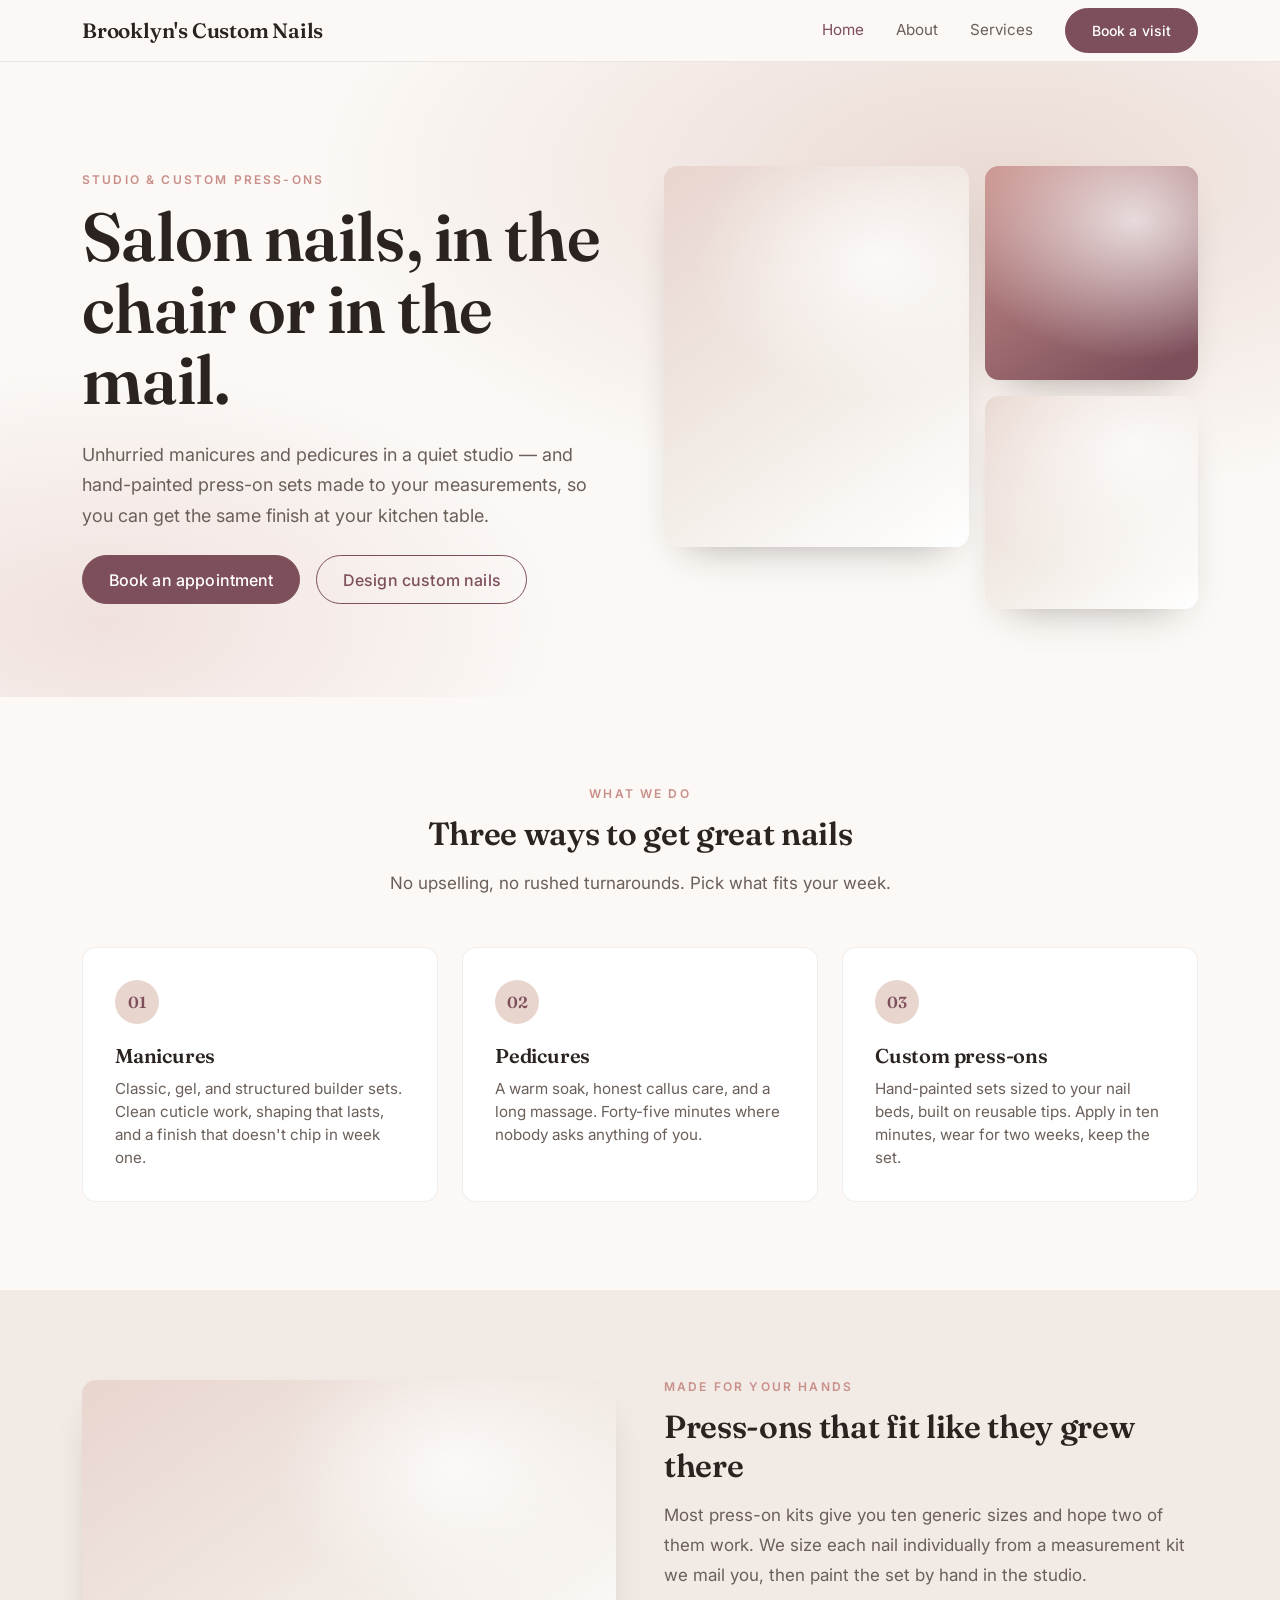
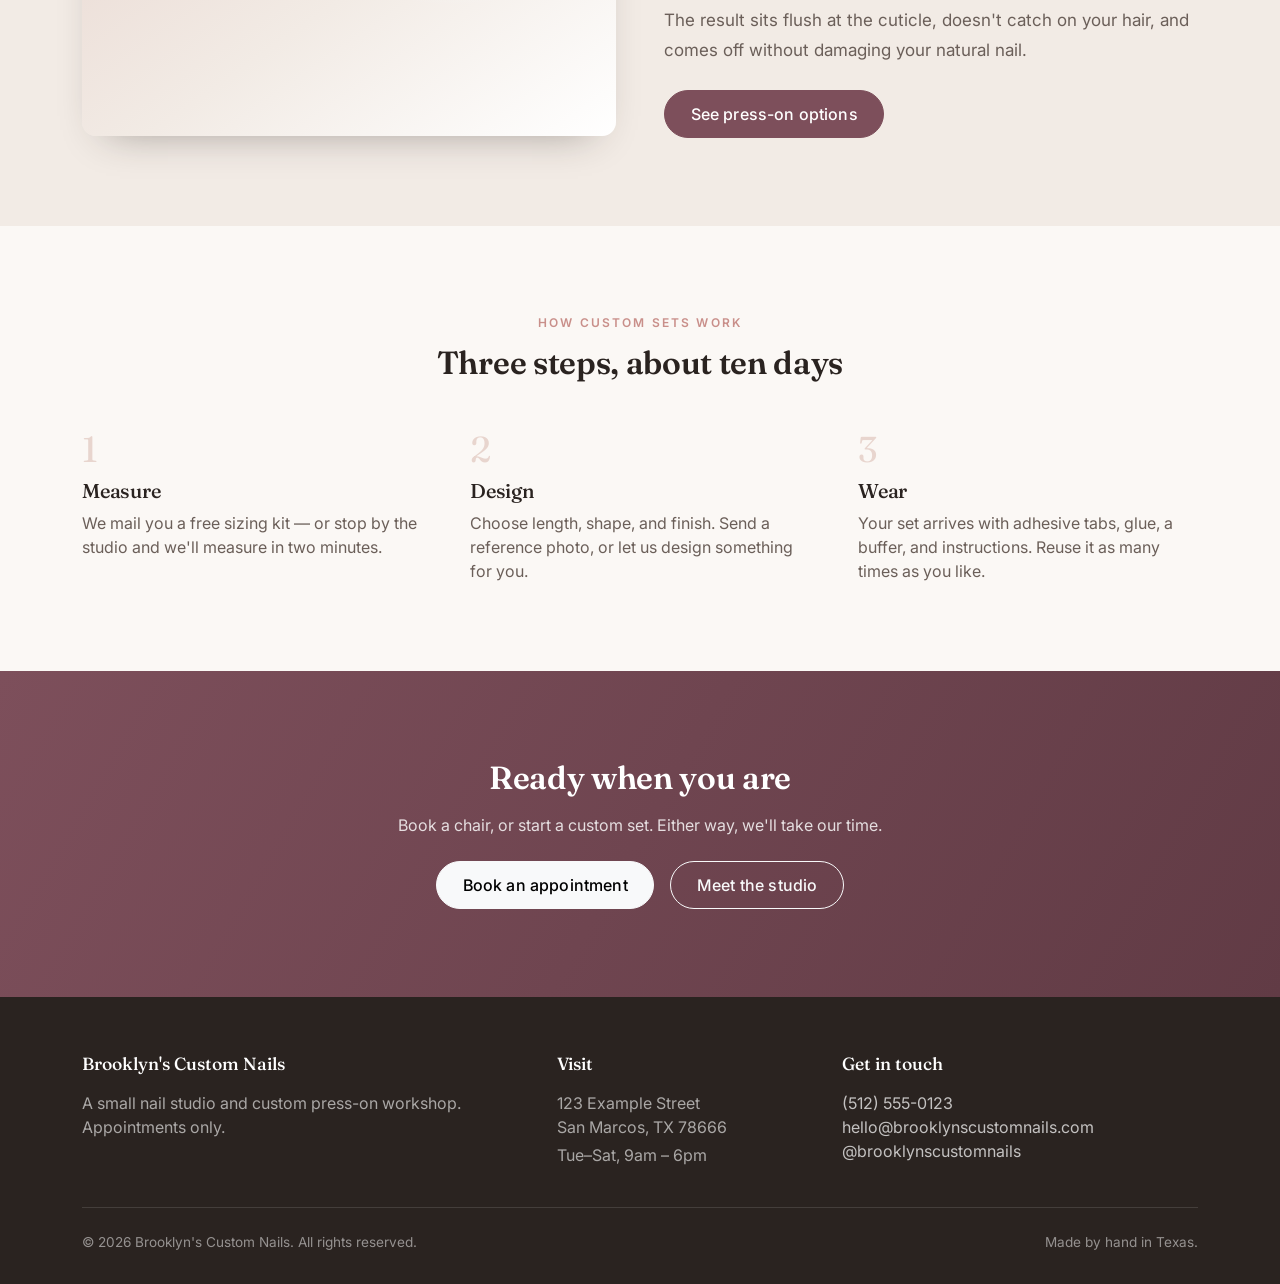
<file: index.html>
<!doctype html>
<html lang="en">
<head>
  <meta charset="utf-8">
  <meta name="viewport" content="width=device-width, initial-scale=1">
  <title>Brooklyn's Custom Nails — Nail Studio &amp; Custom Press-On Nails</title>
  <meta name="description" content="A calm nail studio for manicures and pedicures, plus hand-made custom press-on nails designed for you and shipped to your door.">

  <link rel="preconnect" href="https://fonts.googleapis.com">
  <link rel="preconnect" href="https://fonts.gstatic.com" crossorigin>
  <link href="https://fonts.googleapis.com/css2?family=Fraunces:opsz,wght@9..144,500;9..144,600&family=Inter:wght@400;500;600&display=swap" rel="stylesheet">

  <link href="https://cdn.jsdelivr.net/npm/bootstrap@5.3.8/dist/css/bootstrap.min.css" rel="stylesheet" integrity="sha384-sRIl4kxILFvY47J16cr9ZwB07vP4J8+LH7qKQnuqkuIAvNWLzeN8tE5YBujZqJLB" crossorigin="anonymous">
  <link href="css/styles.css" rel="stylesheet">
</head>
<body>

  <!-- ============ NAV ============ -->
  <nav class="navbar navbar-expand-lg sticky-top">
    <div class="container">
      <a class="navbar-brand" href="index.html">Brooklyn's Custom Nails</a>
      <button class="navbar-toggler border-0" type="button" data-bs-toggle="collapse" data-bs-target="#nav" aria-controls="nav" aria-expanded="false" aria-label="Toggle navigation">
        <span class="navbar-toggler-icon"></span>
      </button>
      <div class="collapse navbar-collapse" id="nav">
        <ul class="navbar-nav ms-auto align-items-lg-center">
          <li class="nav-item"><a class="nav-link active" aria-current="page" href="index.html">Home</a></li>
          <li class="nav-item"><a class="nav-link" href="about.html">About</a></li>
          <li class="nav-item"><a class="nav-link" href="services.html">Services</a></li>
          <li class="nav-item ms-lg-3 mt-3 mt-lg-0">
            <a class="btn btn-plum btn-sm" href="services.html#book">Book a visit</a>
          </li>
        </ul>
      </div>
    </div>
  </nav>

  <!-- ============ HERO ============ -->
  <header class="hero">
    <div class="container">
      <div class="row align-items-center g-5">
        <div class="col-lg-6">
          <p class="eyebrow">Studio &amp; custom press-ons</p>
          <h1 class="mb-4">Salon nails, in the chair or in the mail.</h1>
          <p class="hero-sub measure mb-4">
            Unhurried manicures and pedicures in a quiet studio — and
            hand-painted press-on sets made to your measurements, so you can
            get the same finish at your kitchen table.
          </p>
          <div class="d-flex flex-wrap gap-3">
            <a class="btn btn-plum" href="services.html#book">Book an appointment</a>
            <a class="btn btn-outline-plum" href="services.html#press-ons">Design custom nails</a>
          </div>
        </div>
        <div class="col-lg-6">
          <div class="row g-3">
            <div class="col-7">
              <!-- Swap .photo for <img class="img-fluid rounded-3" src="..." alt="..."> -->
              <div class="photo photo-tall"></div>
            </div>
            <div class="col-5">
              <div class="photo photo-square photo-deep mb-3"></div>
              <div class="photo photo-square"></div>
            </div>
          </div>
        </div>
      </div>
    </div>
  </header>

  <!-- ============ THREE THINGS ============ -->
  <section class="section">
    <div class="container">
      <div class="row justify-content-center text-center mb-5">
        <div class="col-lg-7">
          <p class="eyebrow">What we do</p>
          <h2 class="mb-3">Three ways to get great nails</h2>
          <p class="lead-muted mb-0">No upselling, no rushed turnarounds. Pick what fits your week.</p>
        </div>
      </div>

      <div class="row g-4">
        <div class="col-md-4">
          <div class="card-clean">
            <span class="icon-dot" aria-hidden="true">01</span>
            <h3>Manicures</h3>
            <p>Classic, gel, and structured builder sets. Clean cuticle work, shaping that lasts, and a finish that doesn't chip in week one.</p>
          </div>
        </div>
        <div class="col-md-4">
          <div class="card-clean">
            <span class="icon-dot" aria-hidden="true">02</span>
            <h3>Pedicures</h3>
            <p>A warm soak, honest callus care, and a long massage. Forty-five minutes where nobody asks anything of you.</p>
          </div>
        </div>
        <div class="col-md-4">
          <div class="card-clean">
            <span class="icon-dot" aria-hidden="true">03</span>
            <h3>Custom press-ons</h3>
            <p>Hand-painted sets sized to your nail beds, built on reusable tips. Apply in ten minutes, wear for two weeks, keep the set.</p>
          </div>
        </div>
      </div>
    </div>
  </section>

  <!-- ============ CUSTOM NAILS FEATURE ============ -->
  <section class="section section-sand">
    <div class="container">
      <div class="row align-items-center g-5">
        <div class="col-lg-6">
          <div class="photo photo-wide"></div>
        </div>
        <div class="col-lg-6">
          <p class="eyebrow">Made for your hands</p>
          <h2 class="mb-3">Press-ons that fit like they grew there</h2>
          <p class="lead-muted">
            Most press-on kits give you ten generic sizes and hope two of them
            work. We size each nail individually from a measurement kit we mail
            you, then paint the set by hand in the studio.
          </p>
          <p class="lead-muted">
            The result sits flush at the cuticle, doesn't catch on your hair,
            and comes off without damaging your natural nail.
          </p>
          <a class="btn btn-plum mt-2" href="services.html#press-ons">See press-on options</a>
        </div>
      </div>
    </div>
  </section>

  <!-- ============ HOW IT WORKS ============ -->
  <section class="section">
    <div class="container">
      <div class="row justify-content-center text-center mb-5">
        <div class="col-lg-7">
          <p class="eyebrow">How custom sets work</p>
          <h2 class="mb-0">Three steps, about ten days</h2>
        </div>
      </div>

      <div class="row g-5">
        <div class="col-md-4">
          <span class="step-num" aria-hidden="true">1</span>
          <h3 class="h5 mb-2">Measure</h3>
          <p class="mb-0">We mail you a free sizing kit — or stop by the studio and we'll measure in two minutes.</p>
        </div>
        <div class="col-md-4">
          <span class="step-num" aria-hidden="true">2</span>
          <h3 class="h5 mb-2">Design</h3>
          <p class="mb-0">Choose length, shape, and finish. Send a reference photo, or let us design something for you.</p>
        </div>
        <div class="col-md-4">
          <span class="step-num" aria-hidden="true">3</span>
          <h3 class="h5 mb-2">Wear</h3>
          <p class="mb-0">Your set arrives with adhesive tabs, glue, a buffer, and instructions. Reuse it as many times as you like.</p>
        </div>
      </div>
    </div>
  </section>

  <!-- ============ CTA ============ -->
  <section class="section cta-band">
    <div class="container text-center">
      <div class="row justify-content-center">
        <div class="col-lg-7">
          <h2 class="mb-3">Ready when you are</h2>
          <p class="mb-4">Book a chair, or start a custom set. Either way, we'll take our time.</p>
          <div class="d-flex flex-wrap gap-3 justify-content-center">
            <a class="btn btn-light" href="services.html#book">Book an appointment</a>
            <a class="btn btn-outline-light" href="about.html">Meet the studio</a>
          </div>
        </div>
      </div>
    </div>
  </section>

  <!-- ============ FOOTER ============ -->
  <footer class="site-footer">
    <div class="container">
      <div class="row g-4">
        <div class="col-lg-5">
          <h5>Brooklyn's Custom Nails</h5>
          <p class="mb-0" style="color: rgba(255,255,255,.6); max-width: 24rem;">
            A small nail studio and custom press-on workshop. Appointments only.
          </p>
        </div>
        <div class="col-6 col-lg-3">
          <h5>Visit</h5>
          <p class="mb-1" style="color: rgba(255,255,255,.6);">
            123 Example Street<br>
            San Marcos, TX 78666
          </p>
          <p class="mb-0" style="color: rgba(255,255,255,.6);">
            Tue–Sat, 9am – 6pm
          </p>
        </div>
        <div class="col-6 col-lg-4">
          <h5>Get in touch</h5>
          <ul class="list-unstyled mb-0">
            <li><a href="tel:+15125550123">(512) 555-0123</a></li>
            <li><a href="mailto:hello@brooklynscustomnails.com">hello@brooklynscustomnails.com</a></li>
            <li><a href="https://instagram.com">@brooklynscustomnails</a></li>
          </ul>
        </div>
      </div>
      <div class="footer-rule d-flex flex-wrap justify-content-between gap-2">
        <span>&copy; 2026 Brooklyn's Custom Nails. All rights reserved.</span>
        <span>Made by hand in Texas.</span>
      </div>
    </div>
  </footer>

  <script src="https://cdn.jsdelivr.net/npm/bootstrap@5.3.8/dist/js/bootstrap.bundle.min.js" integrity="sha384-FKyoEForCGlyvwx9Hj09JcYn3nv7wiPVlz7YYwJrWVcXK/BmnVDxM+D2scQbITxI" crossorigin="anonymous"></script>
</body>
</html>
</file>
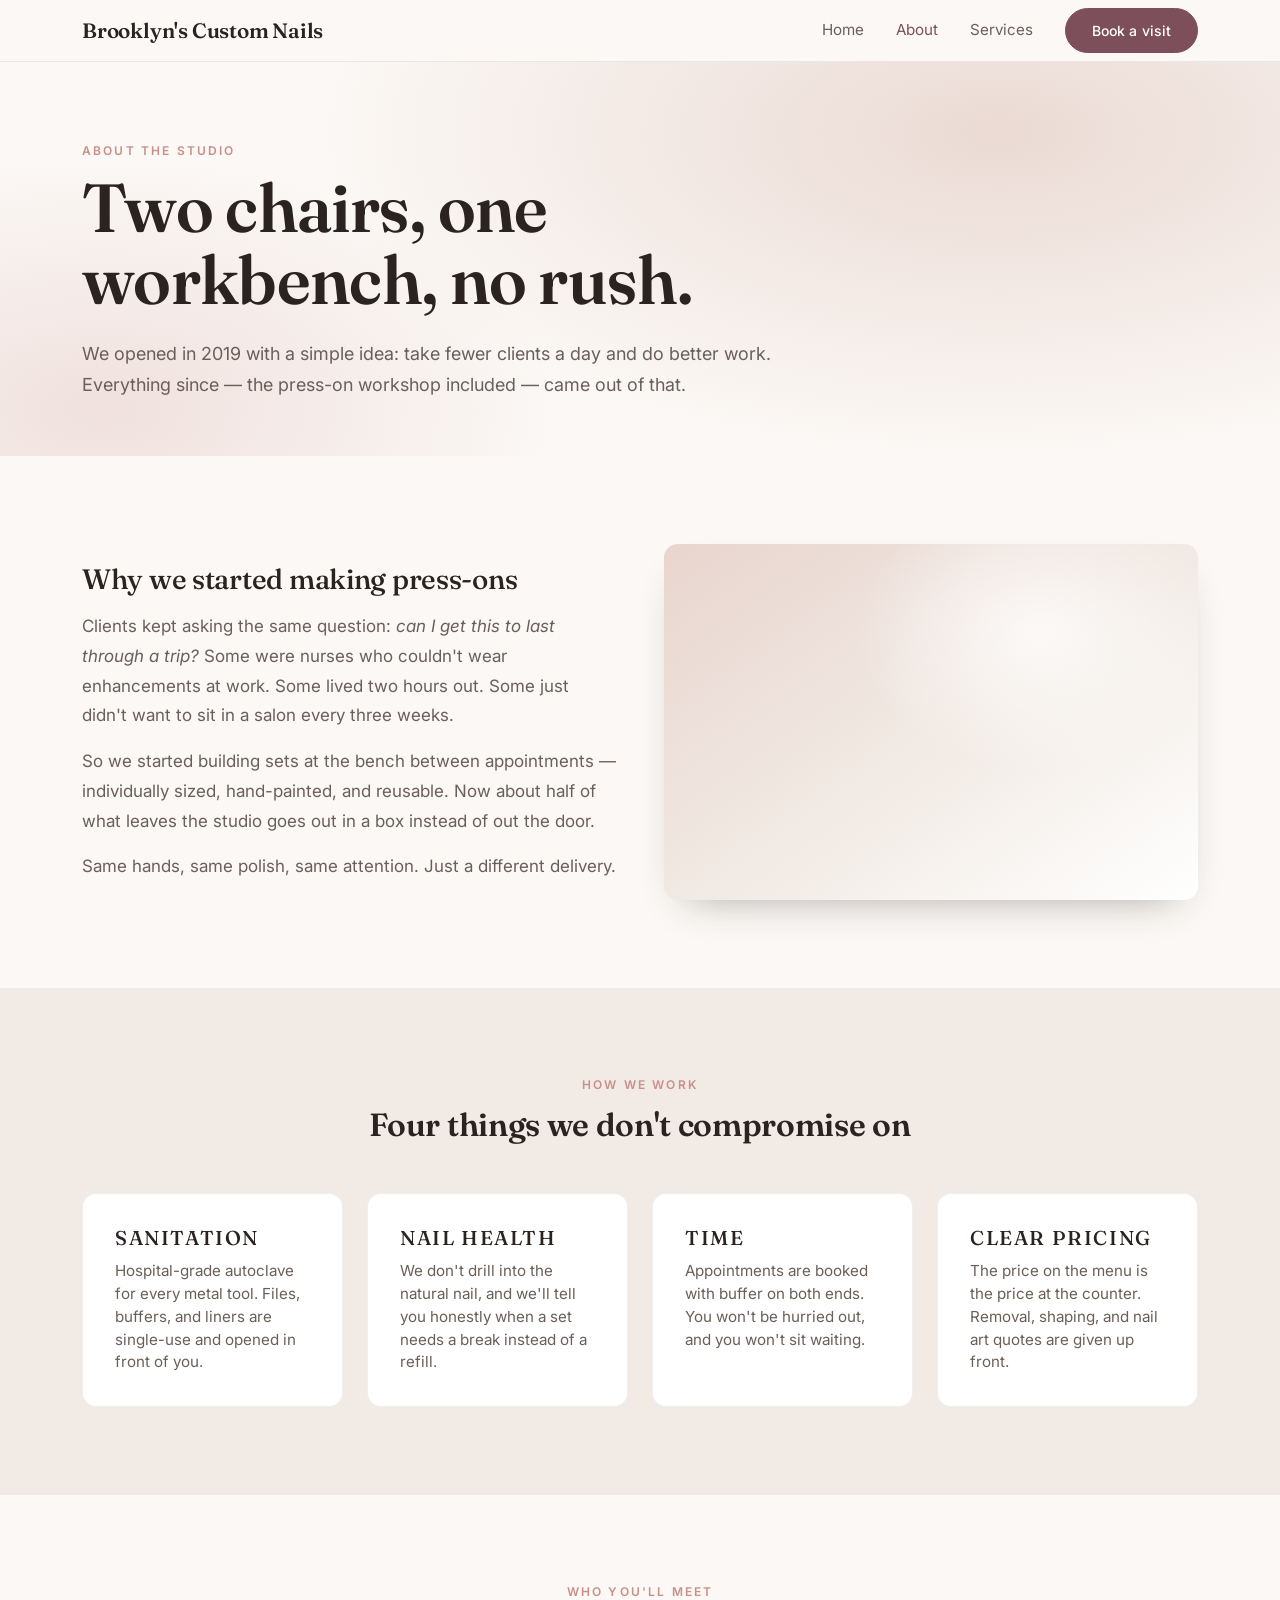
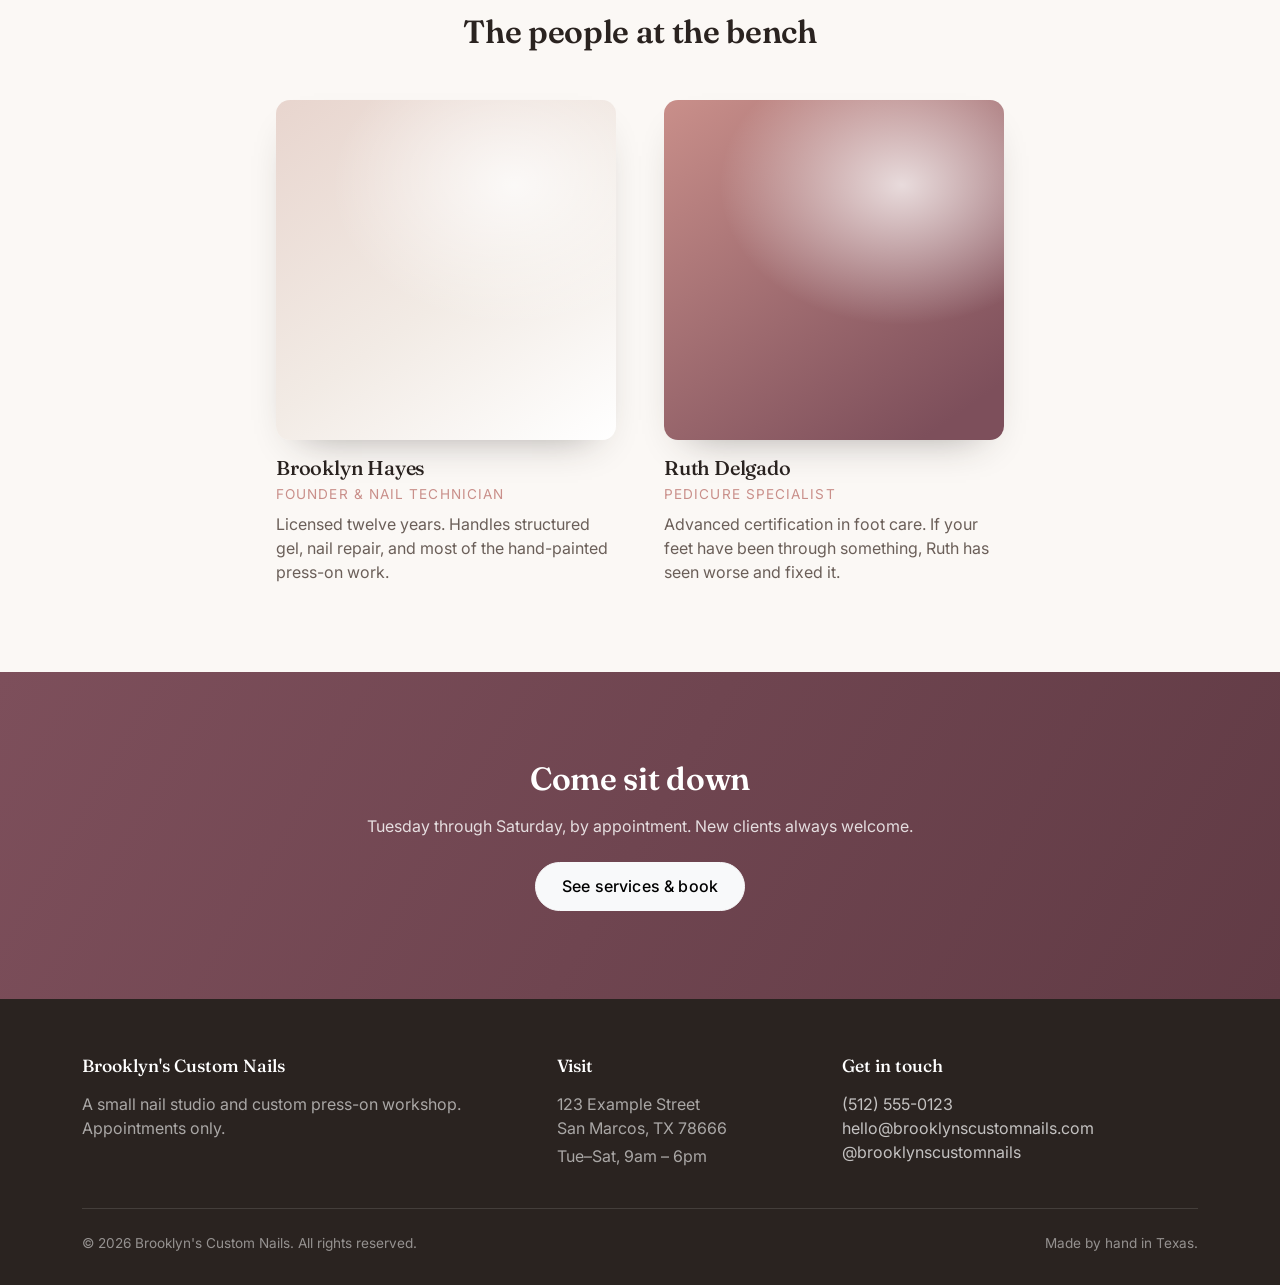
<file: about.html>
<!doctype html>
<html lang="en">
<head>
  <meta charset="utf-8">
  <meta name="viewport" content="width=device-width, initial-scale=1">
  <title>About — Brooklyn's Custom Nails</title>
  <meta name="description" content="A two-chair nail studio and custom press-on workshop. How we work, what we use, and who we are.">

  <link rel="preconnect" href="https://fonts.googleapis.com">
  <link rel="preconnect" href="https://fonts.gstatic.com" crossorigin>
  <link href="https://fonts.googleapis.com/css2?family=Fraunces:opsz,wght@9..144,500;9..144,600&family=Inter:wght@400;500;600&display=swap" rel="stylesheet">

  <link href="https://cdn.jsdelivr.net/npm/bootstrap@5.3.8/dist/css/bootstrap.min.css" rel="stylesheet" integrity="sha384-sRIl4kxILFvY47J16cr9ZwB07vP4J8+LH7qKQnuqkuIAvNWLzeN8tE5YBujZqJLB" crossorigin="anonymous">
  <link href="css/styles.css" rel="stylesheet">
</head>
<body>

  <!-- ============ NAV ============ -->
  <nav class="navbar navbar-expand-lg sticky-top">
    <div class="container">
      <a class="navbar-brand" href="index.html">Brooklyn's Custom Nails</a>
      <button class="navbar-toggler border-0" type="button" data-bs-toggle="collapse" data-bs-target="#nav" aria-controls="nav" aria-expanded="false" aria-label="Toggle navigation">
        <span class="navbar-toggler-icon"></span>
      </button>
      <div class="collapse navbar-collapse" id="nav">
        <ul class="navbar-nav ms-auto align-items-lg-center">
          <li class="nav-item"><a class="nav-link" href="index.html">Home</a></li>
          <li class="nav-item"><a class="nav-link active" aria-current="page" href="about.html">About</a></li>
          <li class="nav-item"><a class="nav-link" href="services.html">Services</a></li>
          <li class="nav-item ms-lg-3 mt-3 mt-lg-0">
            <a class="btn btn-plum btn-sm" href="services.html#book">Book a visit</a>
          </li>
        </ul>
      </div>
    </div>
  </nav>

  <!-- ============ PAGE HEAD ============ -->
  <header class="hero" style="padding: 5rem 0 3.5rem;">
    <div class="container">
      <div class="row">
        <div class="col-lg-8">
          <p class="eyebrow">About the studio</p>
          <h1 class="mb-4">Two chairs, one workbench, no rush.</h1>
          <p class="hero-sub measure-wide mb-0">
            We opened in 2019 with a simple idea: take fewer clients a day and
            do better work. Everything since — the press-on workshop included —
            came out of that.
          </p>
        </div>
      </div>
    </div>
  </header>

  <!-- ============ STORY ============ -->
  <section class="section">
    <div class="container">
      <div class="row align-items-center g-5">
        <div class="col-lg-6 order-lg-2">
          <div class="photo photo-wide"></div>
        </div>
        <div class="col-lg-6 order-lg-1">
          <h2 class="h3 mb-3">Why we started making press-ons</h2>
          <p class="lead-muted">
            Clients kept asking the same question: <em>can I get this to last
            through a trip?</em> Some were nurses who couldn't wear enhancements
            at work. Some lived two hours out. Some just didn't want to sit in a
            salon every three weeks.
          </p>
          <p class="lead-muted">
            So we started building sets at the bench between appointments —
            individually sized, hand-painted, and reusable. Now about half of
            what leaves the studio goes out in a box instead of out the door.
          </p>
          <p class="lead-muted mb-0">
            Same hands, same polish, same attention. Just a different delivery.
          </p>
        </div>
      </div>
    </div>
  </section>

  <!-- ============ VALUES ============ -->
  <section class="section section-sand">
    <div class="container">
      <div class="row justify-content-center text-center mb-5">
        <div class="col-lg-7">
          <p class="eyebrow">How we work</p>
          <h2 class="mb-0">Four things we don't compromise on</h2>
        </div>
      </div>

      <div class="row g-4">
        <div class="col-md-6 col-lg-3">
          <div class="card-clean">
            <h3 class="h6 text-uppercase" style="letter-spacing:.08em;">Sanitation</h3>
            <p>Hospital-grade autoclave for every metal tool. Files, buffers, and liners are single-use and opened in front of you.</p>
          </div>
        </div>
        <div class="col-md-6 col-lg-3">
          <div class="card-clean">
            <h3 class="h6 text-uppercase" style="letter-spacing:.08em;">Nail health</h3>
            <p>We don't drill into the natural nail, and we'll tell you honestly when a set needs a break instead of a refill.</p>
          </div>
        </div>
        <div class="col-md-6 col-lg-3">
          <div class="card-clean">
            <h3 class="h6 text-uppercase" style="letter-spacing:.08em;">Time</h3>
            <p>Appointments are booked with buffer on both ends. You won't be hurried out, and you won't sit waiting.</p>
          </div>
        </div>
        <div class="col-md-6 col-lg-3">
          <div class="card-clean">
            <h3 class="h6 text-uppercase" style="letter-spacing:.08em;">Clear pricing</h3>
            <p>The price on the menu is the price at the counter. Removal, shaping, and nail art quotes are given up front.</p>
          </div>
        </div>
      </div>
    </div>
  </section>

  <!-- ============ TEAM ============ -->
  <section class="section">
    <div class="container">
      <div class="row justify-content-center text-center mb-5">
        <div class="col-lg-7">
          <p class="eyebrow">Who you'll meet</p>
          <h2 class="mb-0">The people at the bench</h2>
        </div>
      </div>

      <div class="row g-5 justify-content-center">
        <div class="col-sm-6 col-lg-4">
          <div class="photo photo-square mb-3"></div>
          <h3 class="h5 mb-1">Brooklyn Hayes</h3>
          <p class="mb-2" style="color: var(--pp-rose); font-size:.85rem; letter-spacing:.08em; text-transform:uppercase;">Founder &amp; nail technician</p>
          <p class="mb-0">Licensed twelve years. Handles structured gel, nail repair, and most of the hand-painted press-on work.</p>
        </div>
        <div class="col-sm-6 col-lg-4">
          <div class="photo photo-square photo-deep mb-3"></div>
          <h3 class="h5 mb-1">Ruth Delgado</h3>
          <p class="mb-2" style="color: var(--pp-rose); font-size:.85rem; letter-spacing:.08em; text-transform:uppercase;">Pedicure specialist</p>
          <p class="mb-0">Advanced certification in foot care. If your feet have been through something, Ruth has seen worse and fixed it.</p>
        </div>
      </div>
    </div>
  </section>

  <!-- ============ CTA ============ -->
  <section class="section cta-band">
    <div class="container text-center">
      <div class="row justify-content-center">
        <div class="col-lg-7">
          <h2 class="mb-3">Come sit down</h2>
          <p class="mb-4">Tuesday through Saturday, by appointment. New clients always welcome.</p>
          <a class="btn btn-light" href="services.html#book">See services &amp; book</a>
        </div>
      </div>
    </div>
  </section>

  <!-- ============ FOOTER ============ -->
  <footer class="site-footer">
    <div class="container">
      <div class="row g-4">
        <div class="col-lg-5">
          <h5>Brooklyn's Custom Nails</h5>
          <p class="mb-0" style="color: rgba(255,255,255,.6); max-width: 24rem;">
            A small nail studio and custom press-on workshop. Appointments only.
          </p>
        </div>
        <div class="col-6 col-lg-3">
          <h5>Visit</h5>
          <p class="mb-1" style="color: rgba(255,255,255,.6);">
            123 Example Street<br>
            San Marcos, TX 78666
          </p>
          <p class="mb-0" style="color: rgba(255,255,255,.6);">
            Tue–Sat, 9am – 6pm
          </p>
        </div>
        <div class="col-6 col-lg-4">
          <h5>Get in touch</h5>
          <ul class="list-unstyled mb-0">
            <li><a href="tel:+15125550123">(512) 555-0123</a></li>
            <li><a href="mailto:hello@brooklynscustomnails.com">hello@brooklynscustomnails.com</a></li>
            <li><a href="https://instagram.com">@brooklynscustomnails</a></li>
          </ul>
        </div>
      </div>
      <div class="footer-rule d-flex flex-wrap justify-content-between gap-2">
        <span>&copy; 2026 Brooklyn's Custom Nails. All rights reserved.</span>
        <span>Made by hand in Texas.</span>
      </div>
    </div>
  </footer>

  <script src="https://cdn.jsdelivr.net/npm/bootstrap@5.3.8/dist/js/bootstrap.bundle.min.js" integrity="sha384-FKyoEForCGlyvwx9Hj09JcYn3nv7wiPVlz7YYwJrWVcXK/BmnVDxM+D2scQbITxI" crossorigin="anonymous"></script>
</body>
</html>
</file>
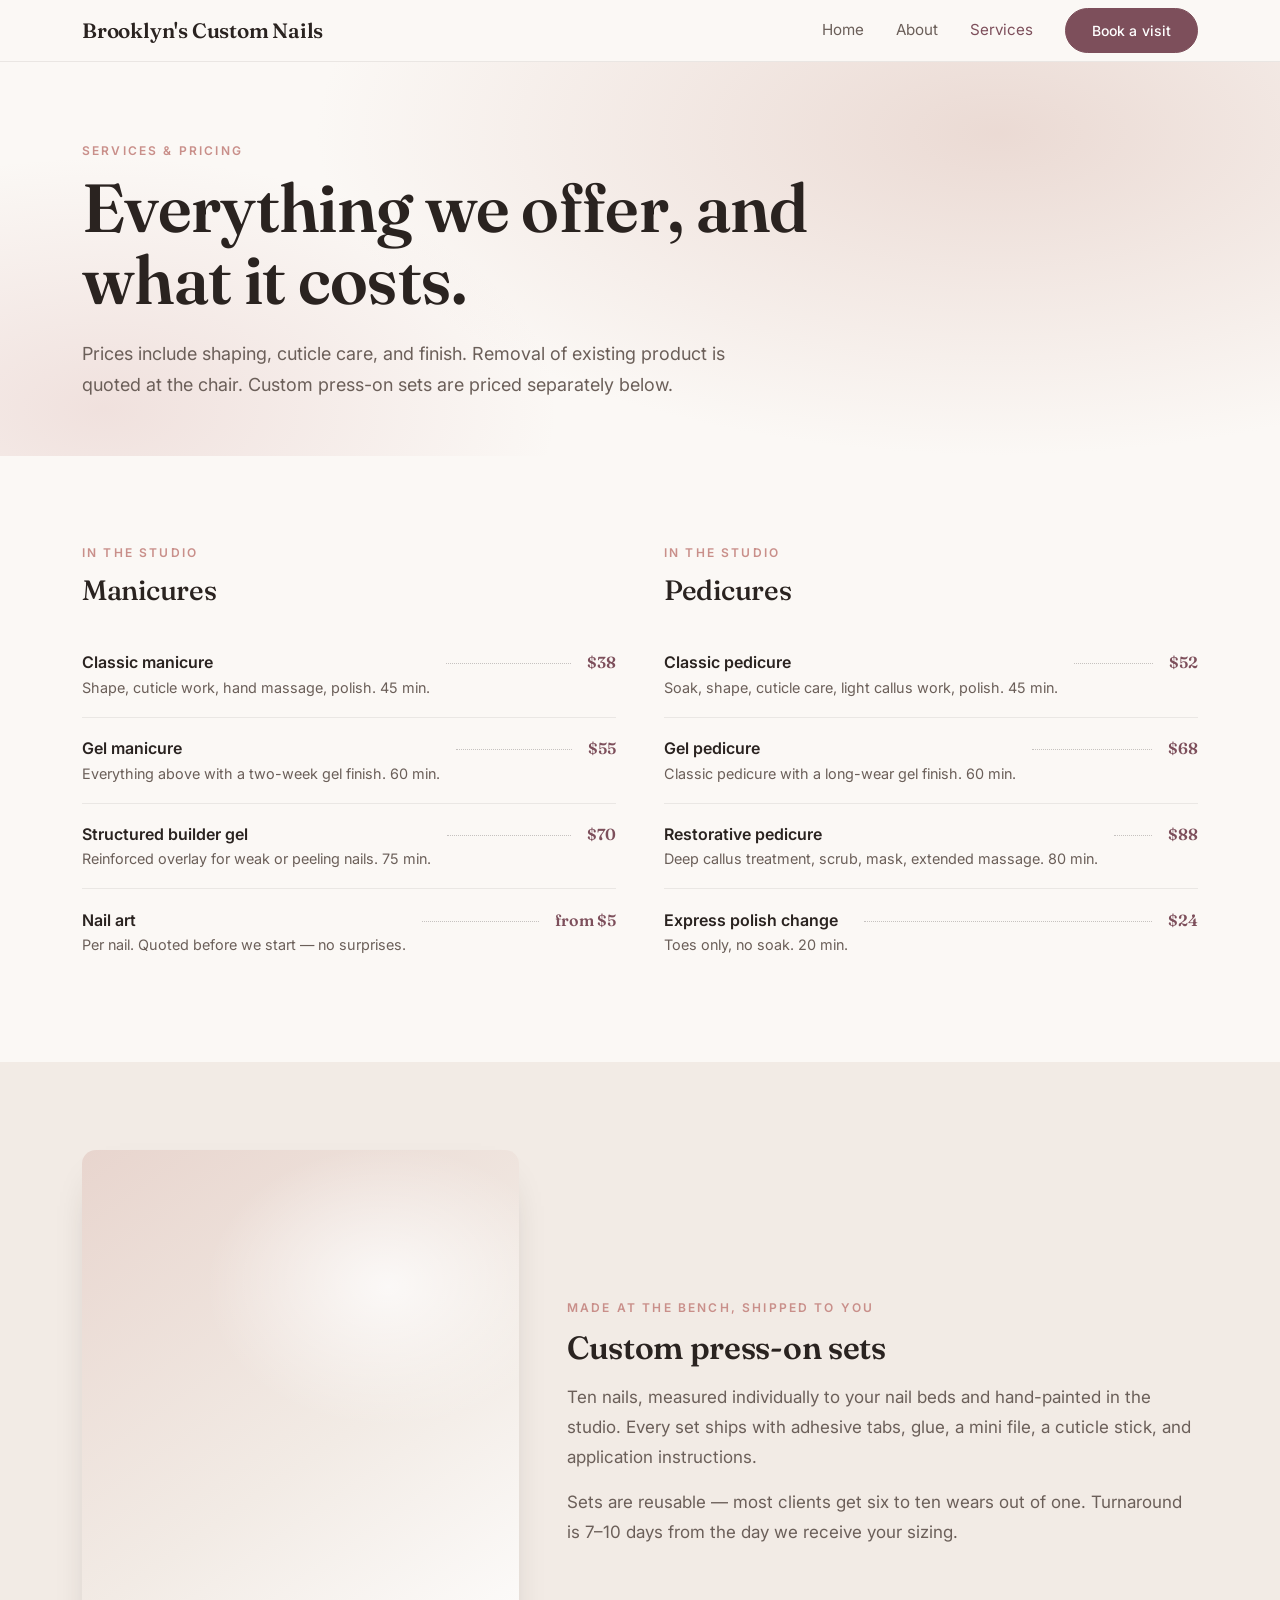
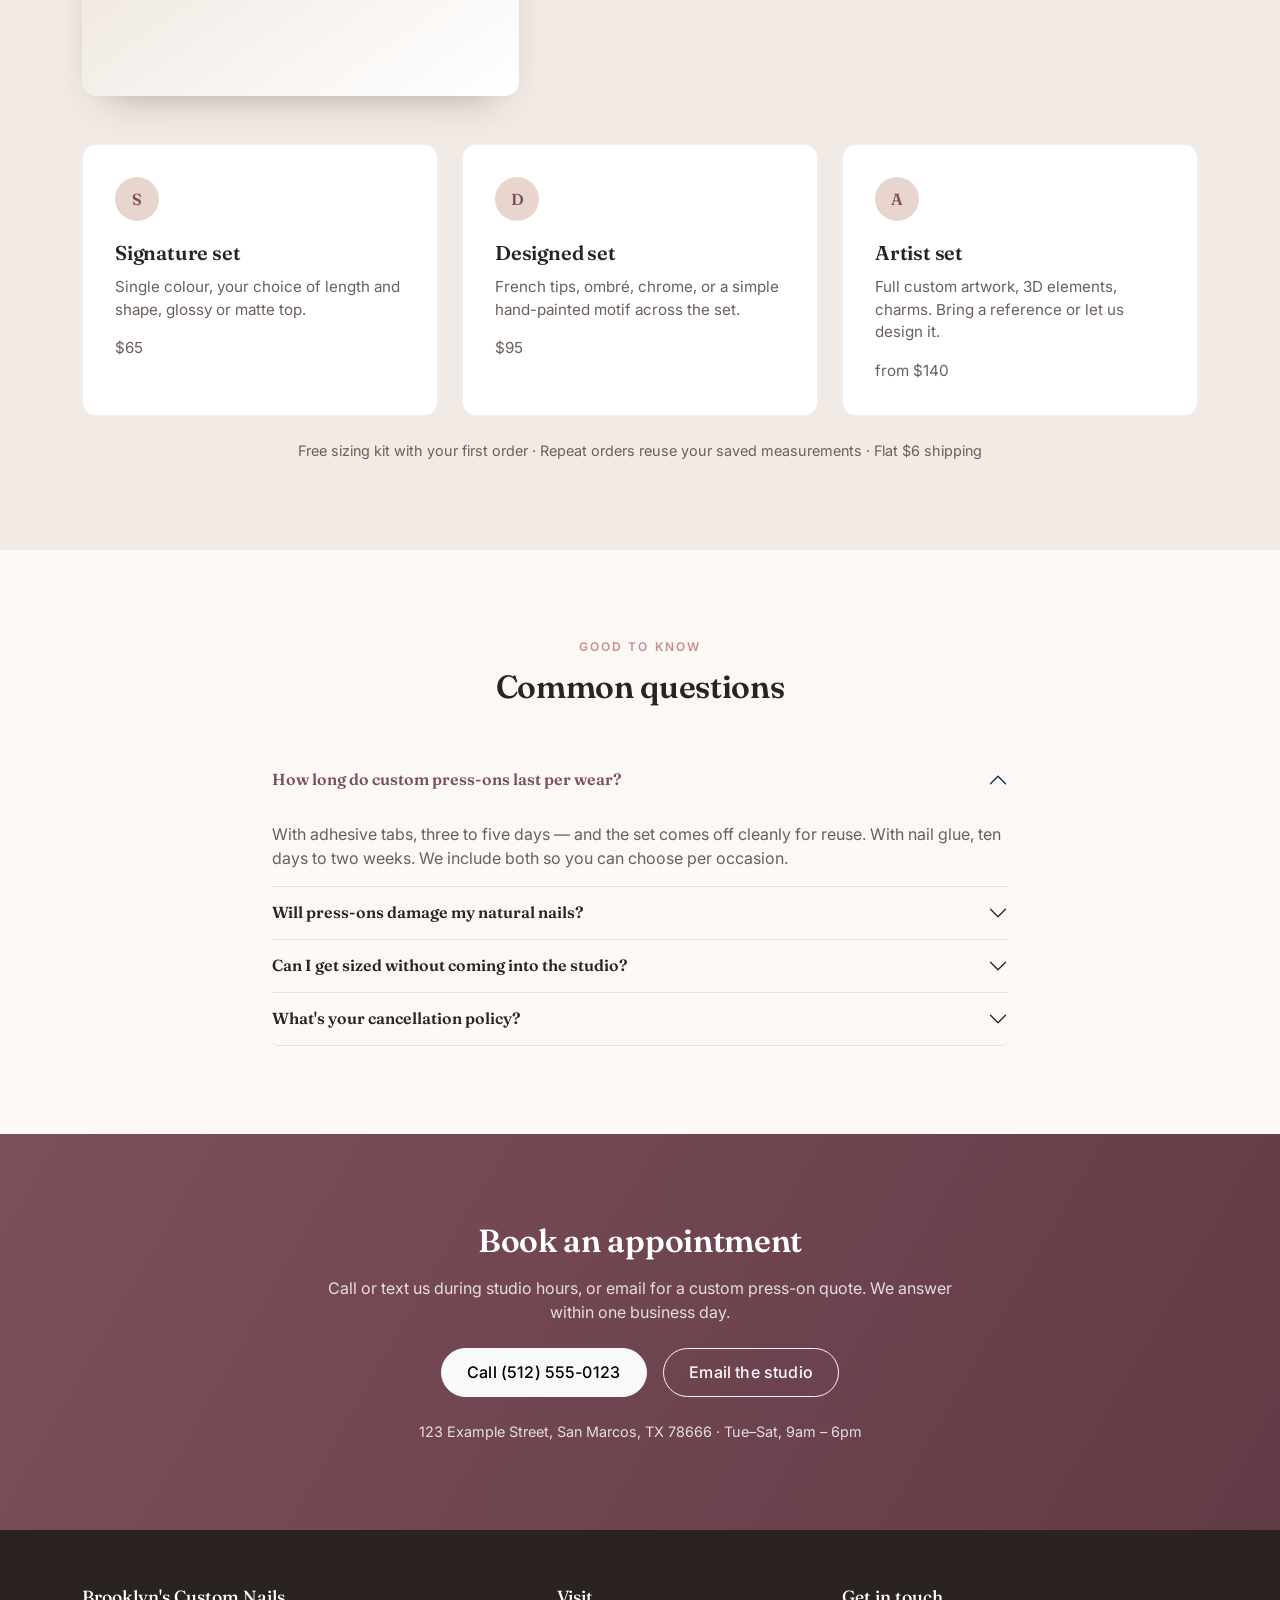
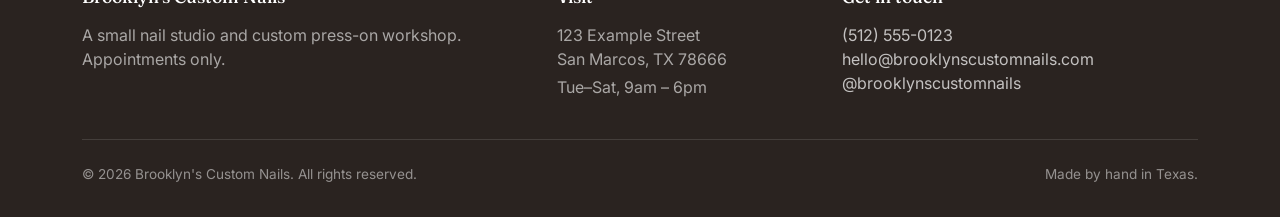
<file: services.html>
<!doctype html>
<html lang="en">
<head>
  <meta charset="utf-8">
  <meta name="viewport" content="width=device-width, initial-scale=1">
  <title>Services &amp; Pricing — Brooklyn's Custom Nails</title>
  <meta name="description" content="Manicure and pedicure pricing, custom press-on nail options, and booking information for Brooklyn's Custom Nails.">

  <link rel="preconnect" href="https://fonts.googleapis.com">
  <link rel="preconnect" href="https://fonts.gstatic.com" crossorigin>
  <link href="https://fonts.googleapis.com/css2?family=Fraunces:opsz,wght@9..144,500;9..144,600&family=Inter:wght@400;500;600&display=swap" rel="stylesheet">

  <link href="https://cdn.jsdelivr.net/npm/bootstrap@5.3.8/dist/css/bootstrap.min.css" rel="stylesheet" integrity="sha384-sRIl4kxILFvY47J16cr9ZwB07vP4J8+LH7qKQnuqkuIAvNWLzeN8tE5YBujZqJLB" crossorigin="anonymous">
  <link href="css/styles.css" rel="stylesheet">
</head>
<body>

  <!-- ============ NAV ============ -->
  <nav class="navbar navbar-expand-lg sticky-top">
    <div class="container">
      <a class="navbar-brand" href="index.html">Brooklyn's Custom Nails</a>
      <button class="navbar-toggler border-0" type="button" data-bs-toggle="collapse" data-bs-target="#nav" aria-controls="nav" aria-expanded="false" aria-label="Toggle navigation">
        <span class="navbar-toggler-icon"></span>
      </button>
      <div class="collapse navbar-collapse" id="nav">
        <ul class="navbar-nav ms-auto align-items-lg-center">
          <li class="nav-item"><a class="nav-link" href="index.html">Home</a></li>
          <li class="nav-item"><a class="nav-link" href="about.html">About</a></li>
          <li class="nav-item"><a class="nav-link active" aria-current="page" href="services.html">Services</a></li>
          <li class="nav-item ms-lg-3 mt-3 mt-lg-0">
            <a class="btn btn-plum btn-sm" href="#book">Book a visit</a>
          </li>
        </ul>
      </div>
    </div>
  </nav>

  <!-- ============ PAGE HEAD ============ -->
  <header class="hero" style="padding: 5rem 0 3.5rem;">
    <div class="container">
      <div class="row">
        <div class="col-lg-8">
          <p class="eyebrow">Services &amp; pricing</p>
          <h1 class="mb-4">Everything we offer, and what it costs.</h1>
          <p class="hero-sub measure-wide mb-0">
            Prices include shaping, cuticle care, and finish. Removal of
            existing product is quoted at the chair. Custom press-on sets are
            priced separately below.
          </p>
        </div>
      </div>
    </div>
  </header>

  <!-- ============ IN-STUDIO MENU ============ -->
  <section class="section">
    <div class="container">
      <div class="row g-5">

        <div class="col-lg-6">
          <p class="eyebrow">In the studio</p>
          <h2 class="h3 mb-4">Manicures</h2>

          <div class="menu-item">
            <div>
              <div class="menu-name">Classic manicure</div>
              <p class="menu-desc">Shape, cuticle work, hand massage, polish. 45 min.</p>
            </div>
            <span class="menu-dots" aria-hidden="true"></span>
            <span class="menu-price">$38</span>
          </div>

          <div class="menu-item">
            <div>
              <div class="menu-name">Gel manicure</div>
              <p class="menu-desc">Everything above with a two-week gel finish. 60 min.</p>
            </div>
            <span class="menu-dots" aria-hidden="true"></span>
            <span class="menu-price">$55</span>
          </div>

          <div class="menu-item">
            <div>
              <div class="menu-name">Structured builder gel</div>
              <p class="menu-desc">Reinforced overlay for weak or peeling nails. 75 min.</p>
            </div>
            <span class="menu-dots" aria-hidden="true"></span>
            <span class="menu-price">$70</span>
          </div>

          <div class="menu-item">
            <div>
              <div class="menu-name">Nail art</div>
              <p class="menu-desc">Per nail. Quoted before we start — no surprises.</p>
            </div>
            <span class="menu-dots" aria-hidden="true"></span>
            <span class="menu-price">from $5</span>
          </div>
        </div>

        <div class="col-lg-6">
          <p class="eyebrow">In the studio</p>
          <h2 class="h3 mb-4">Pedicures</h2>

          <div class="menu-item">
            <div>
              <div class="menu-name">Classic pedicure</div>
              <p class="menu-desc">Soak, shape, cuticle care, light callus work, polish. 45 min.</p>
            </div>
            <span class="menu-dots" aria-hidden="true"></span>
            <span class="menu-price">$52</span>
          </div>

          <div class="menu-item">
            <div>
              <div class="menu-name">Gel pedicure</div>
              <p class="menu-desc">Classic pedicure with a long-wear gel finish. 60 min.</p>
            </div>
            <span class="menu-dots" aria-hidden="true"></span>
            <span class="menu-price">$68</span>
          </div>

          <div class="menu-item">
            <div>
              <div class="menu-name">Restorative pedicure</div>
              <p class="menu-desc">Deep callus treatment, scrub, mask, extended massage. 80 min.</p>
            </div>
            <span class="menu-dots" aria-hidden="true"></span>
            <span class="menu-price">$88</span>
          </div>

          <div class="menu-item">
            <div>
              <div class="menu-name">Express polish change</div>
              <p class="menu-desc">Toes only, no soak. 20 min.</p>
            </div>
            <span class="menu-dots" aria-hidden="true"></span>
            <span class="menu-price">$24</span>
          </div>
        </div>

      </div>
    </div>
  </section>

  <!-- ============ CUSTOM PRESS-ONS ============ -->
  <section class="section section-sand" id="press-ons">
    <div class="container">
      <div class="row align-items-center g-5 mb-5">
        <div class="col-lg-5">
          <div class="photo photo-tall"></div>
        </div>
        <div class="col-lg-7">
          <p class="eyebrow">Made at the bench, shipped to you</p>
          <h2 class="mb-3">Custom press-on sets</h2>
          <p class="lead-muted">
            Ten nails, measured individually to your nail beds and hand-painted
            in the studio. Every set ships with adhesive tabs, glue, a mini file,
            a cuticle stick, and application instructions.
          </p>
          <p class="lead-muted mb-0">
            Sets are reusable — most clients get six to ten wears out of one.
            Turnaround is 7–10 days from the day we receive your sizing.
          </p>
        </div>
      </div>

      <div class="row g-4">
        <div class="col-md-4">
          <div class="card-clean">
            <span class="icon-dot" aria-hidden="true">S</span>
            <h3>Signature set</h3>
            <p class="mb-3">Single colour, your choice of length and shape, glossy or matte top.</p>
            <p class="menu-price mb-0">$65</p>
          </div>
        </div>
        <div class="col-md-4">
          <div class="card-clean">
            <span class="icon-dot" aria-hidden="true">D</span>
            <h3>Designed set</h3>
            <p class="mb-3">French tips, ombré, chrome, or a simple hand-painted motif across the set.</p>
            <p class="menu-price mb-0">$95</p>
          </div>
        </div>
        <div class="col-md-4">
          <div class="card-clean">
            <span class="icon-dot" aria-hidden="true">A</span>
            <h3>Artist set</h3>
            <p class="mb-3">Full custom artwork, 3D elements, charms. Bring a reference or let us design it.</p>
            <p class="menu-price mb-0">from $140</p>
          </div>
        </div>
      </div>

      <p class="text-center mt-4 mb-0" style="font-size:.9rem; color: var(--pp-ink-soft);">
        Free sizing kit with your first order &middot; Repeat orders reuse your saved measurements &middot; Flat $6 shipping
      </p>
    </div>
  </section>

  <!-- ============ FAQ ============ -->
  <section class="section">
    <div class="container">
      <div class="row justify-content-center">
        <div class="col-lg-8">
          <p class="eyebrow text-center">Good to know</p>
          <h2 class="text-center mb-5">Common questions</h2>

          <div class="accordion" id="faq">
            <div class="accordion-item">
              <h3 class="accordion-header">
                <button class="accordion-button" type="button" data-bs-toggle="collapse" data-bs-target="#q1" aria-expanded="true" aria-controls="q1">
                  How long do custom press-ons last per wear?
                </button>
              </h3>
              <div id="q1" class="accordion-collapse collapse show" data-bs-parent="#faq">
                <div class="accordion-body">
                  With adhesive tabs, three to five days — and the set comes off cleanly for reuse. With nail glue, ten days to two weeks. We include both so you can choose per occasion.
                </div>
              </div>
            </div>

            <div class="accordion-item">
              <h3 class="accordion-header">
                <button class="accordion-button collapsed" type="button" data-bs-toggle="collapse" data-bs-target="#q2" aria-expanded="false" aria-controls="q2">
                  Will press-ons damage my natural nails?
                </button>
              </h3>
              <div id="q2" class="accordion-collapse collapse" data-bs-parent="#faq">
                <div class="accordion-body">
                  Not if they come off properly. Never pry a set off — soak in warm soapy water for ten minutes and it will lift on its own. Full removal instructions ship with every order.
                </div>
              </div>
            </div>

            <div class="accordion-item">
              <h3 class="accordion-header">
                <button class="accordion-button collapsed" type="button" data-bs-toggle="collapse" data-bs-target="#q3" aria-expanded="false" aria-controls="q3">
                  Can I get sized without coming into the studio?
                </button>
              </h3>
              <div id="q3" class="accordion-collapse collapse" data-bs-parent="#faq">
                <div class="accordion-body">
                  Yes. We mail a free sizing kit with your first order. Try on the gauge tips, note the number for each finger, and send it back to us — we keep your measurements on file for future sets.
                </div>
              </div>
            </div>

            <div class="accordion-item">
              <h3 class="accordion-header">
                <button class="accordion-button collapsed" type="button" data-bs-toggle="collapse" data-bs-target="#q4" aria-expanded="false" aria-controls="q4">
                  What's your cancellation policy?
                </button>
              </h3>
              <div id="q4" class="accordion-collapse collapse" data-bs-parent="#faq">
                <div class="accordion-body">
                  Twenty-four hours' notice, no charge. Under that, we ask for half the service price — we hold the chair for you and usually can't refill it same-day.
                </div>
              </div>
            </div>
          </div>
        </div>
      </div>
    </div>
  </section>

  <!-- ============ BOOKING ============ -->
  <section class="section cta-band" id="book">
    <div class="container">
      <div class="row justify-content-center text-center">
        <div class="col-lg-7">
          <h2 class="mb-3">Book an appointment</h2>
          <p class="mb-4">
            Call or text us during studio hours, or email for a custom press-on
            quote. We answer within one business day.
          </p>
          <div class="d-flex flex-wrap gap-3 justify-content-center mb-4">
            <a class="btn btn-light" href="tel:+15125550123">Call (512) 555-0123</a>
            <a class="btn btn-outline-light" href="mailto:hello@brooklynscustomnails.com?subject=Custom%20press-on%20enquiry">Email the studio</a>
          </div>
          <p class="mb-0" style="font-size:.9rem;">
            123 Example Street, San Marcos, TX 78666 &middot; Tue–Sat, 9am – 6pm
          </p>
        </div>
      </div>
    </div>
  </section>

  <!-- ============ FOOTER ============ -->
  <footer class="site-footer">
    <div class="container">
      <div class="row g-4">
        <div class="col-lg-5">
          <h5>Brooklyn's Custom Nails</h5>
          <p class="mb-0" style="color: rgba(255,255,255,.6); max-width: 24rem;">
            A small nail studio and custom press-on workshop. Appointments only.
          </p>
        </div>
        <div class="col-6 col-lg-3">
          <h5>Visit</h5>
          <p class="mb-1" style="color: rgba(255,255,255,.6);">
            123 Example Street<br>
            San Marcos, TX 78666
          </p>
          <p class="mb-0" style="color: rgba(255,255,255,.6);">
            Tue–Sat, 9am – 6pm
          </p>
        </div>
        <div class="col-6 col-lg-4">
          <h5>Get in touch</h5>
          <ul class="list-unstyled mb-0">
            <li><a href="tel:+15125550123">(512) 555-0123</a></li>
            <li><a href="mailto:hello@brooklynscustomnails.com">hello@brooklynscustomnails.com</a></li>
            <li><a href="https://instagram.com">@brooklynscustomnails</a></li>
          </ul>
        </div>
      </div>
      <div class="footer-rule d-flex flex-wrap justify-content-between gap-2">
        <span>&copy; 2026 Brooklyn's Custom Nails. All rights reserved.</span>
        <span>Made by hand in Texas.</span>
      </div>
    </div>
  </footer>

  <script src="https://cdn.jsdelivr.net/npm/bootstrap@5.3.8/dist/js/bootstrap.bundle.min.js" integrity="sha384-FKyoEForCGlyvwx9Hj09JcYn3nv7wiPVlz7YYwJrWVcXK/BmnVDxM+D2scQbITxI" crossorigin="anonymous"></script>
</body>
</html>
</file>
<file: css/styles.css>
/* =========================================================
   Brooklyn's Custom Nails — custom theme layered over Bootstrap 5
   Edit the variables below to re-skin the entire site.
   ========================================================= */

:root {
  --pp-ink: #2a2320;
  --pp-ink-soft: #6b5f59;
  --pp-cream: #fbf8f5;
  --pp-sand: #f2ebe5;
  --pp-blush: #e8d5ce;
  --pp-rose: #c98f8a;
  --pp-plum: #7d4f5b;
  --pp-plum-dark: #613b45;
  --pp-radius: 14px;
  --pp-shadow: 0 18px 40px -24px rgba(42, 35, 32, 0.45);
}

/* ---------- Base ---------- */

body {
  font-family: "Inter", system-ui, -apple-system, "Segoe UI", sans-serif;
  color: var(--pp-ink);
  background-color: var(--pp-cream);
  -webkit-font-smoothing: antialiased;
}

h1, h2, h3, h4, .display-font {
  font-family: "Fraunces", Georgia, "Times New Roman", serif;
  font-weight: 600;
  letter-spacing: -0.01em;
}

p { color: var(--pp-ink-soft); }

a { color: var(--pp-plum); }
a:hover { color: var(--pp-plum-dark); }

.section {
  padding: 5.5rem 0;
}

@media (max-width: 767.98px) {
  .section { padding: 3.5rem 0; }
}

.section-sand { background-color: var(--pp-sand); }

/* keep anchor targets clear of the sticky navbar */
[id] { scroll-margin-top: 90px; }

.eyebrow {
  font-size: 0.75rem;
  font-weight: 600;
  letter-spacing: 0.18em;
  text-transform: uppercase;
  color: var(--pp-rose);
  margin-bottom: 0.75rem;
}

.lead-muted {
  font-size: 1.0625rem;
  line-height: 1.75;
  color: var(--pp-ink-soft);
}

.measure { max-width: 34rem; }
.measure-wide { max-width: 44rem; }

/* ---------- Buttons ---------- */

.btn {
  border-radius: 999px;
  padding: 0.7rem 1.6rem;
  font-weight: 500;
  letter-spacing: 0.01em;
}

.btn-plum {
  background-color: var(--pp-plum);
  border-color: var(--pp-plum);
  color: #fff;
}

.btn-plum:hover,
.btn-plum:focus {
  background-color: var(--pp-plum-dark);
  border-color: var(--pp-plum-dark);
  color: #fff;
}

.btn-outline-plum {
  border-color: var(--pp-plum);
  color: var(--pp-plum);
}

.btn-outline-plum:hover,
.btn-outline-plum:focus {
  background-color: var(--pp-plum);
  color: #fff;
}

/* ---------- Navbar ---------- */

.navbar {
  background-color: rgba(251, 248, 245, 0.92);
  backdrop-filter: blur(10px);
  border-bottom: 1px solid rgba(42, 35, 32, 0.08);
}

.navbar-brand {
  font-family: "Fraunces", Georgia, serif;
  font-weight: 600;
  font-size: 1.3rem;
  letter-spacing: -0.01em;
  color: var(--pp-ink);
}

.navbar-brand:hover { color: var(--pp-plum); }

.navbar .nav-link {
  color: var(--pp-ink-soft);
  font-size: 0.95rem;
  padding-inline: 1rem !important;
}

.navbar .nav-link:hover,
.navbar .nav-link.active {
  color: var(--pp-plum);
}

/* ---------- Hero ---------- */

.hero {
  background:
    radial-gradient(1100px 520px at 78% 18%, rgba(232, 213, 206, 0.85), transparent 62%),
    radial-gradient(760px 420px at 8% 88%, rgba(201, 143, 138, 0.22), transparent 60%),
    var(--pp-cream);
  padding: 6.5rem 0 5.5rem;
}

.hero h1 {
  font-size: clamp(2.6rem, 6vw, 4.25rem);
  line-height: 1.05;
}

.hero .hero-sub {
  font-size: 1.125rem;
  line-height: 1.7;
}

/* ---------- Visual placeholders (swap for real photography) ---------- */

.photo {
  border-radius: var(--pp-radius);
  background: linear-gradient(145deg, var(--pp-blush), var(--pp-sand) 55%, #fff);
  box-shadow: var(--pp-shadow);
  position: relative;
  overflow: hidden;
}

.photo::after {
  content: "";
  position: absolute;
  inset: 0;
  background: radial-gradient(260px 200px at 70% 25%, rgba(255, 255, 255, 0.75), transparent 70%);
}

.photo-tall { aspect-ratio: 4 / 5; }
.photo-wide { aspect-ratio: 3 / 2; }
.photo-square { aspect-ratio: 1 / 1; }

.photo-deep {
  background: linear-gradient(145deg, var(--pp-rose), var(--pp-plum) 90%);
}

/* ---------- Cards ---------- */

.card-clean {
  background: #fff;
  border: 1px solid rgba(42, 35, 32, 0.07);
  border-radius: var(--pp-radius);
  padding: 2rem;
  height: 100%;
  transition: transform 0.25s ease, box-shadow 0.25s ease;
}

.card-clean:hover {
  transform: translateY(-4px);
  box-shadow: var(--pp-shadow);
}

.card-clean h3 {
  font-size: 1.25rem;
  margin-bottom: 0.65rem;
}

.card-clean p {
  font-size: 0.95rem;
  margin-bottom: 0;
}

.icon-dot {
  width: 44px;
  height: 44px;
  border-radius: 50%;
  display: inline-flex;
  align-items: center;
  justify-content: center;
  background: var(--pp-blush);
  color: var(--pp-plum);
  font-family: "Fraunces", serif;
  font-weight: 600;
  margin-bottom: 1.25rem;
}

/* ---------- Step list ---------- */

.step-num {
  font-family: "Fraunces", serif;
  font-size: 2.25rem;
  line-height: 1;
  color: var(--pp-blush);
  display: block;
  margin-bottom: 0.75rem;
}

/* ---------- Price menu ---------- */

.menu-item {
  display: flex;
  align-items: baseline;
  gap: 1rem;
  padding: 1.15rem 0;
  border-bottom: 1px solid rgba(42, 35, 32, 0.08);
}

.menu-item:last-child { border-bottom: 0; }

.menu-item .menu-name {
  font-weight: 600;
  color: var(--pp-ink);
}

.menu-item .menu-desc {
  font-size: 0.9rem;
  color: var(--pp-ink-soft);
  margin: 0.15rem 0 0;
}

.menu-item .menu-dots {
  flex: 1 1 auto;
  border-bottom: 1px dotted rgba(42, 35, 32, 0.25);
  transform: translateY(-4px);
}

.menu-item .menu-price {
  font-family: "Fraunces", serif;
  font-weight: 600;
  white-space: nowrap;
  color: var(--pp-plum);
}

/* ---------- CTA band ---------- */

.cta-band {
  background: linear-gradient(120deg, var(--pp-plum), var(--pp-plum-dark));
  color: #fff;
}

.cta-band h2 { color: #fff; }
.cta-band p { color: rgba(255, 255, 255, 0.82); }

/* ---------- Accordion ---------- */

.accordion-item {
  border: 0;
  border-bottom: 1px solid rgba(42, 35, 32, 0.1);
  background: transparent;
}

.accordion-button {
  background: transparent;
  font-family: "Fraunces", serif;
  font-weight: 600;
  color: var(--pp-ink);
  padding-inline: 0;
  box-shadow: none !important;
}

.accordion-button:not(.collapsed) {
  background: transparent;
  color: var(--pp-plum);
}

.accordion-body {
  padding-inline: 0;
  color: var(--pp-ink-soft);
}

/* ---------- Footer ---------- */

.site-footer {
  background: var(--pp-ink);
  color: rgba(255, 255, 255, 0.72);
  padding: 3.5rem 0 2rem;
}

.site-footer h5 {
  font-family: "Fraunces", serif;
  color: #fff;
  font-size: 1.1rem;
  margin-bottom: 1rem;
}

.site-footer a {
  color: rgba(255, 255, 255, 0.72);
  text-decoration: none;
}

.site-footer a:hover { color: #fff; }

.footer-rule {
  border-top: 1px solid rgba(255, 255, 255, 0.12);
  margin-top: 2.5rem;
  padding-top: 1.5rem;
  font-size: 0.85rem;
  color: rgba(255, 255, 255, 0.5);
}

/* ---------- Accessibility ---------- */

:focus-visible {
  outline: 2px solid var(--pp-plum);
  outline-offset: 3px;
}

@media (prefers-reduced-motion: reduce) {
  .card-clean { transition: none; }
  .card-clean:hover { transform: none; }
}
</file>
